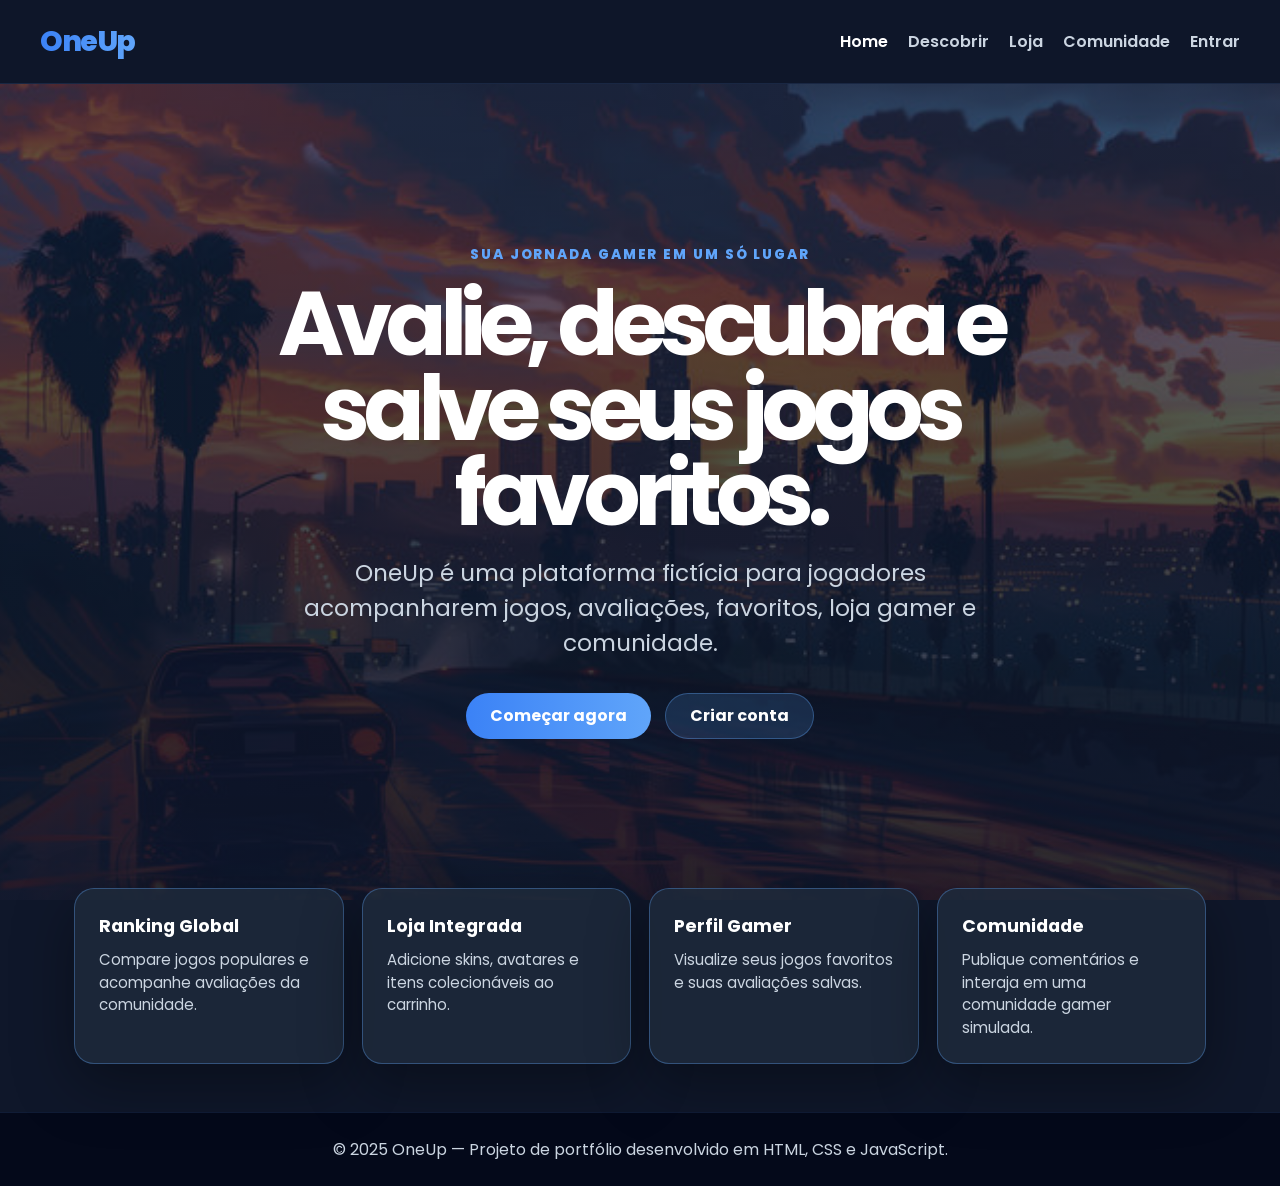
<file: index.html>
<!DOCTYPE html>
<html lang="pt-BR">
<head>
  <meta charset="UTF-8" />
  <meta name="viewport" content="width=device-width, initial-scale=1.0" />

  <title>OneUp | Home</title>

  <link rel="preconnect" href="https://fonts.googleapis.com" />
  <link rel="preconnect" href="https://fonts.gstatic.com" crossorigin />
  <link href="https://fonts.googleapis.com/css2?family=Poppins:wght@400;500;600;700;800&display=swap" rel="stylesheet" />

  <link rel="stylesheet" href="assets/css/style.css" />
</head>

<body>
  <header class="app-header">
    <a class="logo" href="index.html">OneUp</a>

    <nav class="nav-links">
      <a class="active" href="index.html">Home</a>
      <a href="discover.html">Descobrir</a>
      <a href="loja.html">Loja</a>
      <a href="comunidade.html">Comunidade</a>
      <span data-auth-area>
        <a href="login.html">Entrar</a>
      </span>
    </nav>
  </header>

  <main>
    <section class="hero-home">
      <div class="hero-content">
        <p class="eyebrow">Sua jornada gamer em um só lugar</p>

        <h1>Avalie, descubra e salve seus jogos favoritos.</h1>

        <h2>
          OneUp é uma plataforma fictícia para jogadores acompanharem jogos, avaliações,
          favoritos, loja gamer e comunidade.
        </h2>

        <div class="hero-actions">
          <a class="btn-primary" href="discover.html">Começar agora</a>
          <a class="btn-secondary" href="login.html">Criar conta</a>
        </div>
      </div>
    </section>

    <section class="page">
      <div class="features">
        <article class="feature-card">
          <h3>Ranking Global</h3>
          <p>Compare jogos populares e acompanhe avaliações da comunidade.</p>
        </article>

        <article class="feature-card">
          <h3>Loja Integrada</h3>
          <p>Adicione skins, avatares e itens colecionáveis ao carrinho.</p>
        </article>

        <article class="feature-card">
          <h3>Perfil Gamer</h3>
          <p>Visualize seus jogos favoritos e suas avaliações salvas.</p>
        </article>

        <article class="feature-card">
          <h3>Comunidade</h3>
          <p>Publique comentários e interaja em uma comunidade gamer simulada.</p>
        </article>
      </div>
    </section>
  </main>

  <footer class="app-footer">
    &copy; 2025 OneUp — Projeto de portfólio desenvolvido em HTML, CSS e JavaScript.
  </footer>

  <script src="assets/js/auth.js"></script>
  <script>
    updateHeaderAuthArea();
  </script>
</body>
</html>
</file>
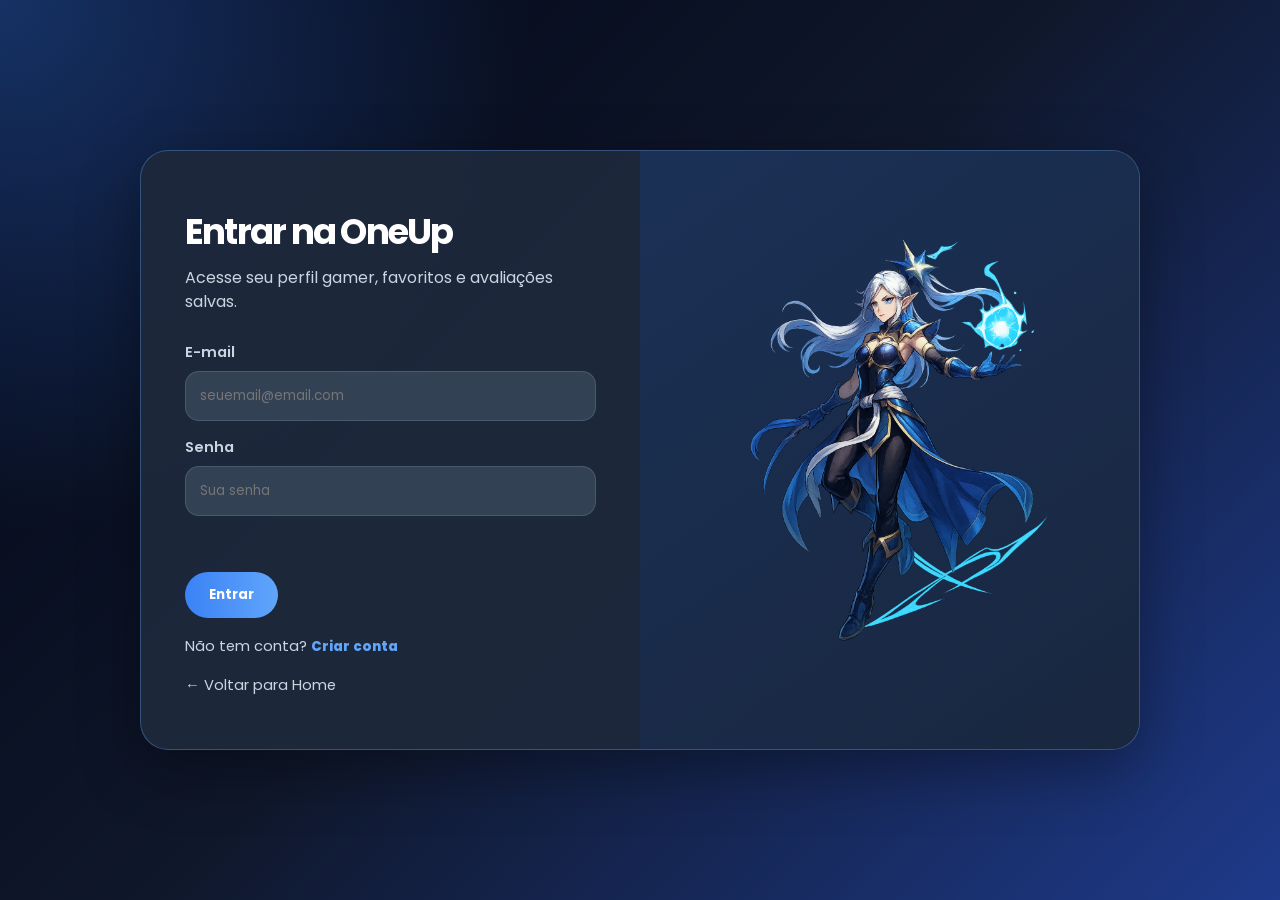
<file: admin.html>
<!DOCTYPE html>
<html lang="pt-BR">
<head>
  <meta charset="UTF-8" />
  <meta name="viewport" content="width=device-width, initial-scale=1.0" />

  <title>Admin | OneUp</title>

  <link rel="preconnect" href="https://fonts.googleapis.com" />
  <link rel="preconnect" href="https://fonts.gstatic.com" crossorigin />
  <link href="https://fonts.googleapis.com/css2?family=Poppins:wght@400;500;600;700;800&display=swap" rel="stylesheet" />

  <link rel="stylesheet" href="assets/css/style.css" />
</head>

<body>
  <header class="app-header">
    <a class="logo" href="index.html">OneUp</a>

    <nav class="nav-links">
      <a href="index.html">Home</a>
      <a href="discover.html">Descobrir</a>
      <a href="loja.html">Loja</a>
      <a href="comunidade.html">Comunidade</a>
      <a class="active" href="admin.html">Admin</a>
      <span data-auth-area></span>
    </nav>
  </header>

  <main class="page">
    <section class="section-title">
      <p class="eyebrow">Painel administrativo</p>
      <h1>Gerencie o catálogo da OneUp.</h1>
      <p>
        Área administrativa simulada para adicionar jogos ao catálogo. Os dados são salvos localmente no navegador.
      </p>
    </section>

    <section class="admin-layout">
      <form class="admin-form" id="gameForm">
        <h2>Novo jogo</h2>

        <input id="gameTitle" type="text" placeholder="Nome do jogo" required />

        <select id="gameGenre" required>
          <option value="">Selecione o gênero</option>
          <option value="RPG">RPG</option>
          <option value="Aventura">Aventura</option>
          <option value="Corrida">Corrida</option>
          <option value="Roguelike">Roguelike</option>
          <option value="Simulação">Simulação</option>
          <option value="Ação">Ação</option>
          <option value="Estratégia">Estratégia</option>
          <option value="Terror">Terror</option>
          <option value="Esporte">Esporte</option>
        </select>

        <input id="gamePlatform" type="text" placeholder="Plataformas. Ex: PC, Xbox, PlayStation" required />

        <input id="gameIcon" type="text" placeholder="Ícone/emoji. Ex: 🎮" maxlength="4" />

        <textarea id="gameDescription" placeholder="Descrição do jogo" required></textarea>

        <button class="btn-primary" type="submit">Adicionar jogo</button>
      </form>

      <div>
        <div class="section-title">
          <h2>Jogos cadastrados</h2>
          <p>Jogos padrão e jogos adicionados pelo administrador.</p>
        </div>

        <section class="admin-list" id="adminGamesList"></section>
      </div>
    </section>
  </main>

  <footer class="app-footer">
    &copy; 2025 OneUp — Painel administrativo simulado.
  </footer>

  <script src="assets/js/auth.js"></script>
  <script src="assets/js/games.js"></script>

  <script>
    const adminUser = protectAdminPage();

    updateHeaderAuthArea();

    const gameForm = document.getElementById('gameForm');
    const adminGamesList = document.getElementById('adminGamesList');

    function renderAdminGames() {
      const allGames = getAllGames();

      adminGamesList.innerHTML = allGames.map((game) => {
        const isCustom = Boolean(game.custom);

        return `
          <article class="admin-item">
            <div class="admin-icon">${game.icon}</div>

            <div>
              <span class="badge-admin">${isCustom ? 'Criado pelo ADM' : 'Jogo padrão'}</span>
              <h3>${game.title}</h3>
              <p>${game.genre} • ${game.platform}</p>
              <p>${game.description}</p>
            </div>

            ${
              isCustom
                ? `<button class="btn-danger" type="button" onclick="handleDeleteGame('${game.id}')">Excluir</button>`
                : `<button class="btn-secondary" type="button" disabled>Padrão</button>`
            }
          </article>
        `;
      }).join('');
    }

    function handleDeleteGame(gameId) {
      const confirmDelete = confirm('Deseja excluir este jogo do catálogo?');

      if (!confirmDelete) return;

      deleteCustomGame(gameId);
      renderAdminGames();
    }

    gameForm.addEventListener('submit', (event) => {
      event.preventDefault();

      const title = document.getElementById('gameTitle').value.trim();
      const genre = document.getElementById('gameGenre').value;
      const platform = document.getElementById('gamePlatform').value.trim();
      const icon = document.getElementById('gameIcon').value.trim() || '🎮';
      const description = document.getElementById('gameDescription').value.trim();

      if (!title || !genre || !platform || !description) {
        alert('Preencha todos os campos obrigatórios.');
        return;
      }

      addCustomGame({
        title,
        genre,
        platform,
        icon,
        description,
      });

      gameForm.reset();
      renderAdminGames();

      alert('Jogo adicionado ao catálogo.');
    });

    renderAdminGames();
  </script>
</body>
</html>
</file>
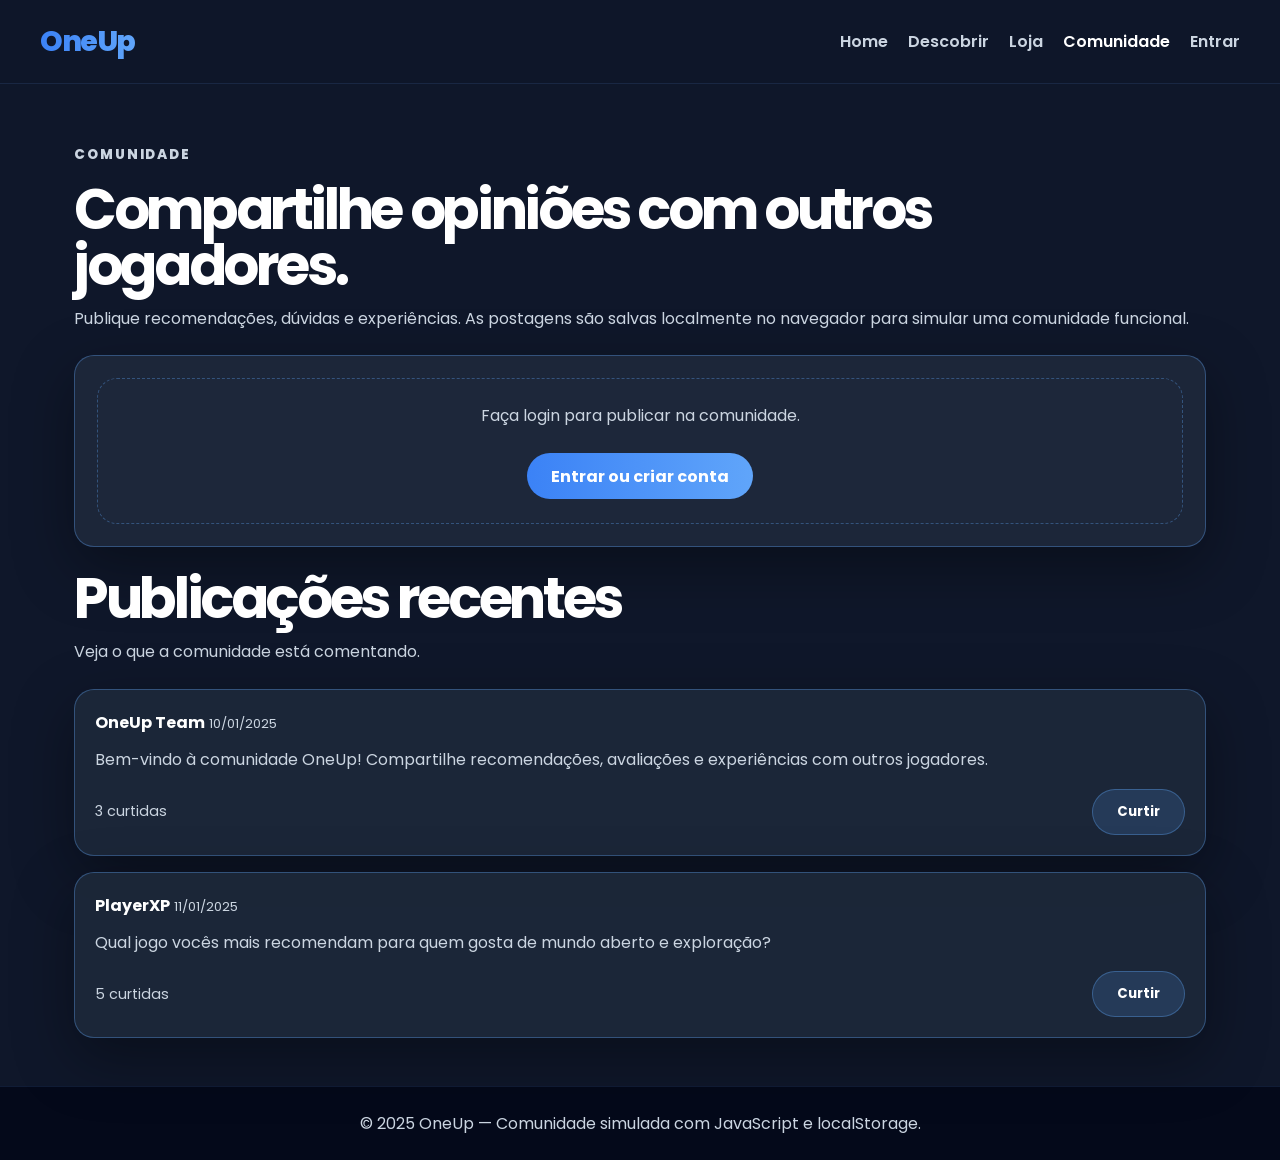
<file: comunidade.html>
<!DOCTYPE html>
<html lang="pt-BR">
<head>
  <meta charset="UTF-8" />
  <meta name="viewport" content="width=device-width, initial-scale=1.0" />

  <title>Comunidade | OneUp</title>

  <link rel="preconnect" href="https://fonts.googleapis.com" />
  <link rel="preconnect" href="https://fonts.gstatic.com" crossorigin />
  <link href="https://fonts.googleapis.com/css2?family=Poppins:wght@400;500;600;700;800&display=swap" rel="stylesheet" />

  <link rel="stylesheet" href="assets/css/style.css" />
</head>

<body>
  <header class="app-header">
    <a class="logo" href="index.html">OneUp</a>

    <nav class="nav-links">
      <a href="index.html">Home</a>
      <a href="discover.html">Descobrir</a>
      <a href="loja.html">Loja</a>
      <a class="active" href="comunidade.html">Comunidade</a>
      <span data-auth-area>
        <a href="login.html">Entrar</a>
      </span>
    </nav>
  </header>

  <main class="page">
    <section class="section-title">
      <p class="eyebrow">Comunidade</p>
      <h1>Compartilhe opiniões com outros jogadores.</h1>
      <p>
        Publique recomendações, dúvidas e experiências. As postagens são salvas localmente
        no navegador para simular uma comunidade funcional.
      </p>
    </section>

    <section class="post-form" id="postFormArea"></section>

    <section class="section-title">
      <h2>Publicações recentes</h2>
      <p>Veja o que a comunidade está comentando.</p>
    </section>

    <section class="posts-list" id="postsList"></section>
  </main>

  <footer class="app-footer">
    &copy; 2025 OneUp — Comunidade simulada com JavaScript e localStorage.
  </footer>

  <script src="assets/js/auth.js"></script>
  <script src="assets/js/community.js"></script>

  <script>
    updateHeaderAuthArea();

    const postFormArea = document.getElementById('postFormArea');
    const postsList = document.getElementById('postsList');

    function renderPostForm() {
      const user = getCurrentUser();

      if (!user) {
        postFormArea.innerHTML = `
          <div class="empty-state">
            Faça login para publicar na comunidade.
            <br><br>
            <a class="btn-primary" href="login.html">Entrar ou criar conta</a>
          </div>
        `;
        return;
      }

      postFormArea.innerHTML = `
        <h2>Criar publicação</h2>

        <textarea id="postContent" placeholder="O que você quer compartilhar com a comunidade?"></textarea>

        <button class="btn-primary" type="button" onclick="handleCreatePost()">
          Publicar
        </button>
      `;
    }

    function renderPosts() {
      const posts = getPosts();

      postsList.innerHTML = posts.map((post) => `
        <article class="post-card">
          <header>
            <div>
              <strong>${post.author}</strong>
              <time>${formatDate(post.createdAt)}</time>
            </div>
          </header>

          <p>${post.content}</p>

          <div class="like-row">
            <span>${post.likes} curtidas</span>

            <button class="btn-secondary" type="button" onclick="handleLikePost('${post.id}')">
              Curtir
            </button>
          </div>
        </article>
      `).join('');
    }

    function handleCreatePost() {
      const user = getCurrentUser();
      const textarea = document.getElementById('postContent');
      const content = textarea.value.trim();

      if (!user) {
        window.location.href = 'login.html';
        return;
      }

      if (!content) {
        alert('Digite algo antes de publicar.');
        return;
      }

      createPost(user.name, content);
      textarea.value = '';
      renderPosts();
    }

    function handleLikePost(postId) {
      likePost(postId);
      renderPosts();
    }

    renderPostForm();
    renderPosts();
  </script>
</body>
</html>
</file>
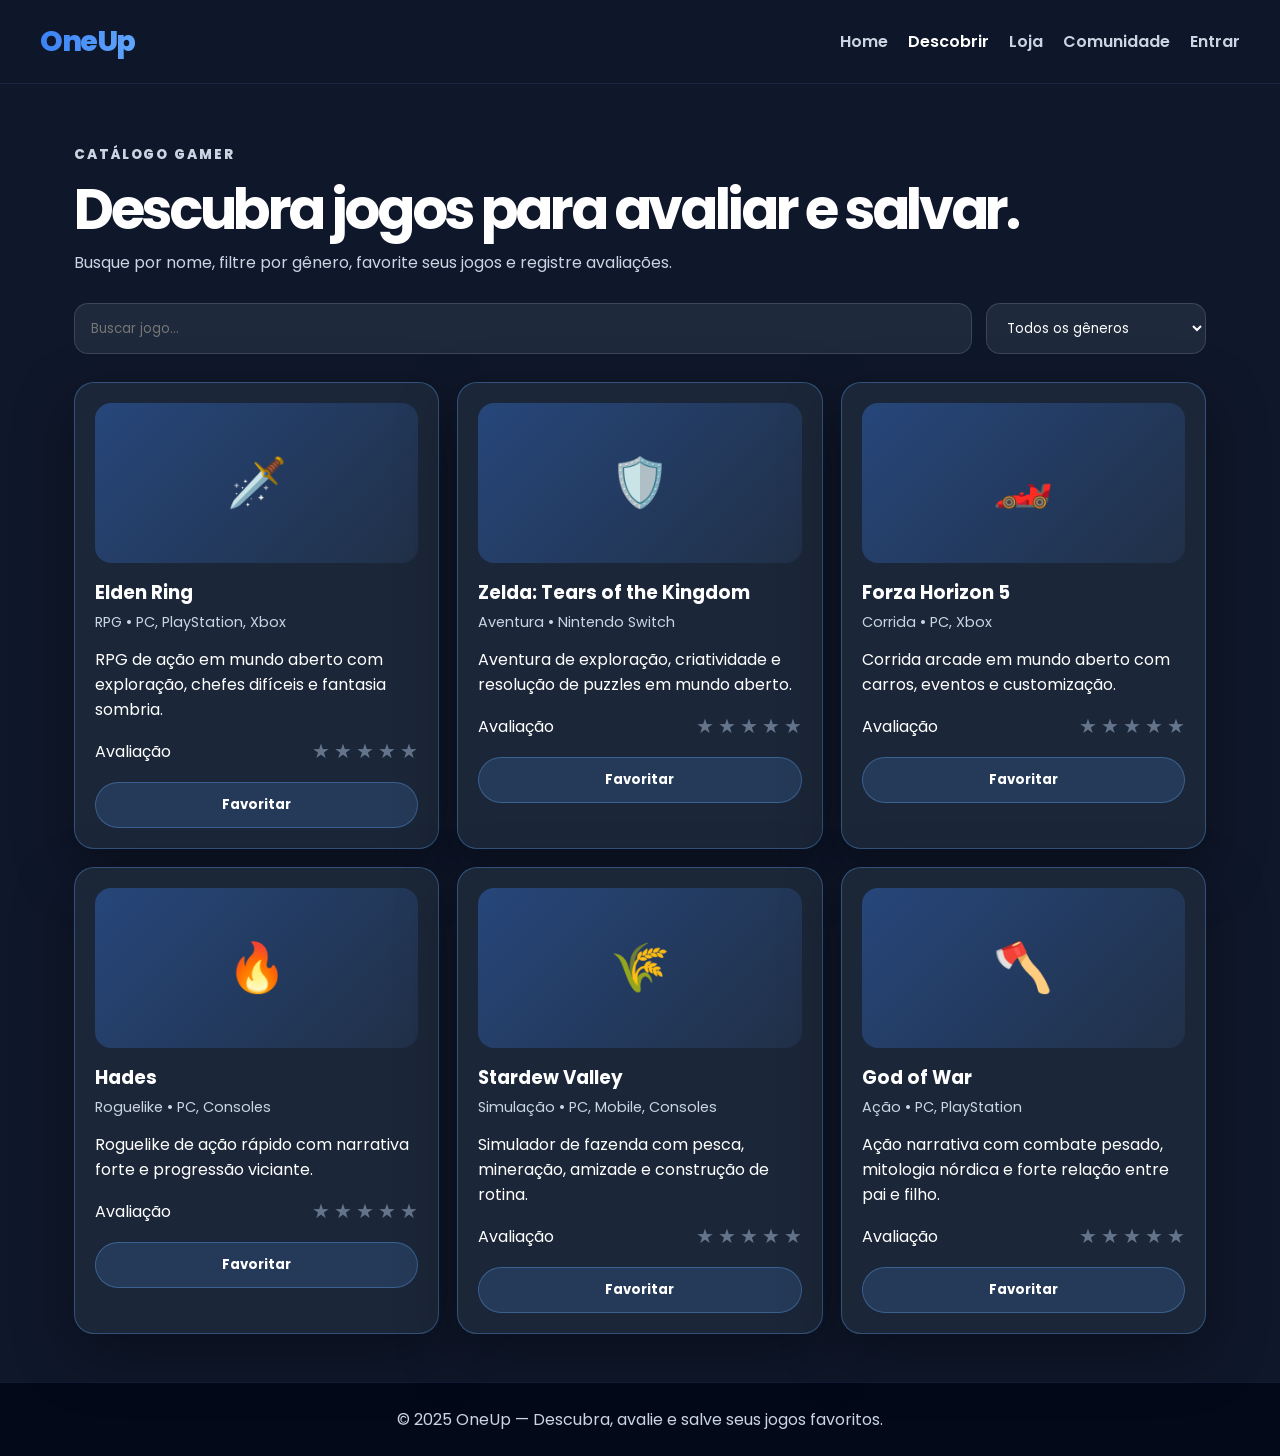
<file: discover.html>
<!DOCTYPE html>
<html lang="pt-BR">
<head>
  <meta charset="UTF-8" />
  <meta name="viewport" content="width=device-width, initial-scale=1.0" />

  <title>Descobrir | OneUp</title>

  <link rel="preconnect" href="https://fonts.googleapis.com" />
  <link rel="preconnect" href="https://fonts.gstatic.com" crossorigin />
  <link href="https://fonts.googleapis.com/css2?family=Poppins:wght@400;500;600;700;800&display=swap" rel="stylesheet" />

  <link rel="stylesheet" href="assets/css/style.css" />
</head>

<body>
  <header class="app-header">
    <a class="logo" href="index.html">OneUp</a>

    <nav class="nav-links">
      <a href="index.html">Home</a>
      <a class="active" href="discover.html">Descobrir</a>
      <a href="loja.html">Loja</a>
      <a href="comunidade.html">Comunidade</a>
      <span data-auth-area>
        <a href="login.html">Entrar</a>
      </span>
    </nav>
  </header>

  <main class="page">
    <section class="section-title">
      <p class="eyebrow">Catálogo gamer</p>
      <h1>Descubra jogos para avaliar e salvar.</h1>
      <p>Busque por nome, filtre por gênero, favorite seus jogos e registre avaliações.</p>
    </section>

    <section class="toolbar">
      <input class="search-input" id="searchInput" type="text" placeholder="Buscar jogo..." />

      <select class="filter-select" id="genreFilter">
        <option value="all">Todos os gêneros</option>
        <option value="RPG">RPG</option>
        <option value="Aventura">Aventura</option>
        <option value="Corrida">Corrida</option>
        <option value="Roguelike">Roguelike</option>
        <option value="Simulação">Simulação</option>
        <option value="Ação">Ação</option>
      </select>
    </section>

    <section class="cards-grid" id="gamesGrid"></section>
  </main>

  <footer class="app-footer">
    &copy; 2025 OneUp — Descubra, avalie e salve seus jogos favoritos.
  </footer>

  <script src="assets/js/auth.js"></script>
  <script src="assets/js/games.js"></script>

  <script>
    updateHeaderAuthArea();

    const gamesGrid = document.getElementById('gamesGrid');
    const searchInput = document.getElementById('searchInput');
    const genreFilter = document.getElementById('genreFilter');

    function renderStars(gameId) {
      const currentRating = getRating(gameId);

      return Array.from({ length: 5 }, (_, index) => {
        const value = index + 1;
        const activeClass = value <= currentRating ? 'active' : '';

        return `
          <button class="star ${activeClass}" type="button" onclick="rateGame('${gameId}', ${value})">
            ★
          </button>
        `;
      }).join('');
    }

    function renderGames() {
      const searchTerm = searchInput.value.trim().toLowerCase();
      const selectedGenre = genreFilter.value;

     const filteredGames = getAllGames().filter((game) => {
        const matchesSearch = game.title.toLowerCase().includes(searchTerm);
        const matchesGenre = selectedGenre === 'all' || game.genre === selectedGenre;

        return matchesSearch && matchesGenre;
      });

      if (filteredGames.length === 0) {
        gamesGrid.innerHTML = '<div class="empty-state">Nenhum jogo encontrado.</div>';
        return;
      }

      gamesGrid.innerHTML = filteredGames.map((game) => {
        const favoriteLabel = isFavorite(game.id) ? 'Remover favorito' : 'Favoritar';

        return `
          <article class="game-card">
            <div class="game-cover">${game.icon}</div>

            <h3>${game.title}</h3>

            <p class="game-meta">${game.genre} • ${game.platform}</p>

            <p>${game.description}</p>

            <div class="rating-row">
              <span>Avaliação</span>
              <div class="stars">${renderStars(game.id)}</div>
            </div>

            <div class="card-actions">
              <button class="btn-secondary" type="button" onclick="favoriteGame('${game.id}')">
                ${favoriteLabel}
              </button>
            </div>
          </article>
        `;
      }).join('');
    }

    function favoriteGame(gameId) {
      toggleFavorite(gameId);
      renderGames();
    }

    function rateGame(gameId, rating) {
      saveRating(gameId, rating);
      renderGames();
    }

    searchInput.addEventListener('input', renderGames);
    genreFilter.addEventListener('change', renderGames);

    renderGames();
  </script>
</body>
</html>
</file>
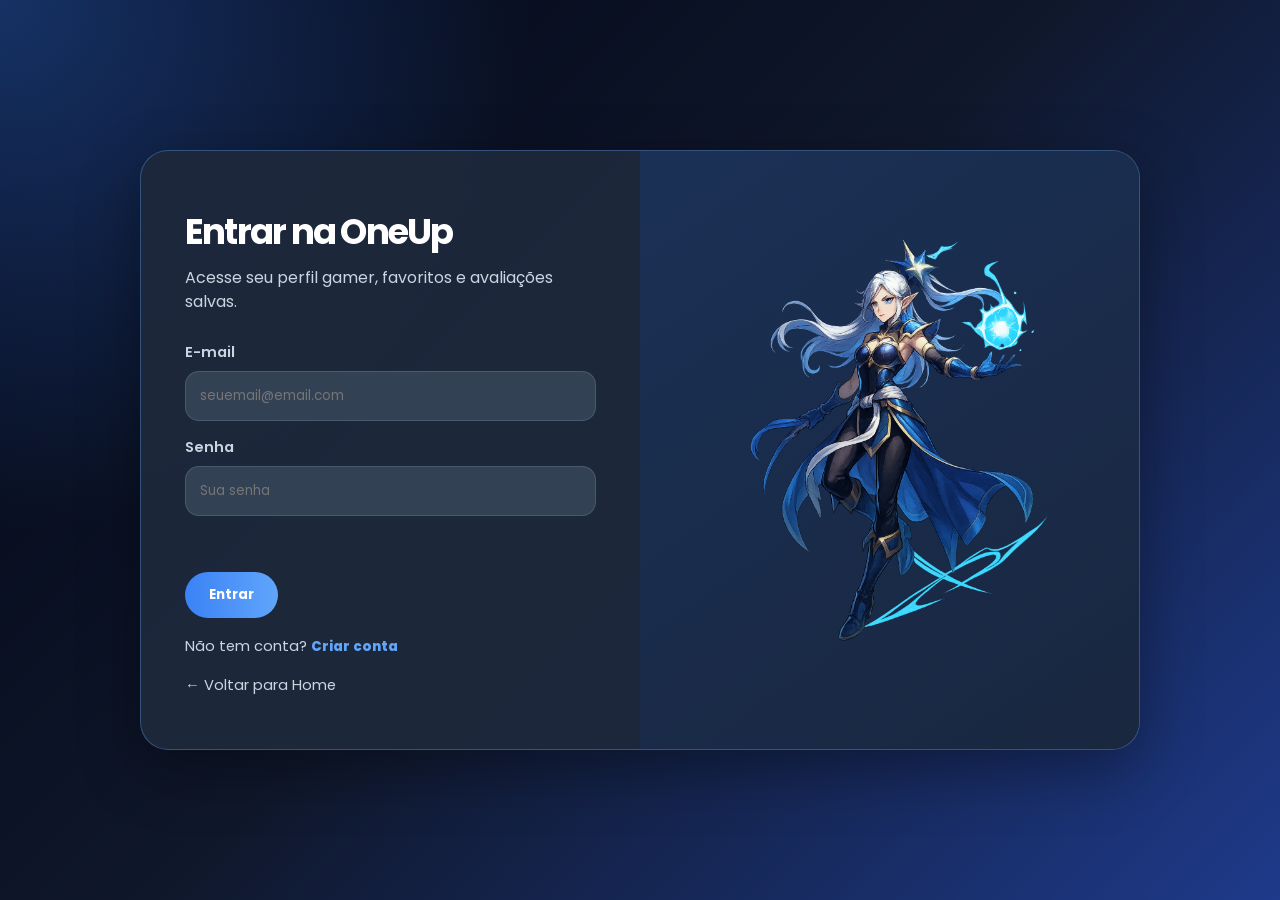
<file: login.html>
<!DOCTYPE html>
<html lang="pt-BR">
<head>
  <meta charset="UTF-8" />
  <meta name="viewport" content="width=device-width, initial-scale=1.0" />

  <title>Login | OneUp</title>

  <link rel="preconnect" href="https://fonts.googleapis.com" />
  <link rel="preconnect" href="https://fonts.gstatic.com" crossorigin />
  <link href="https://fonts.googleapis.com/css2?family=Poppins:wght@400;500;600;700;800&display=swap" rel="stylesheet" />

  <link rel="stylesheet" href="assets/css/style.css" />
</head>

<body class="auth-page">
  <main class="auth-container">
    <section class="auth-form" id="loginBox">
      <h1>Entrar na OneUp</h1>
      <p>Acesse seu perfil gamer, favoritos e avaliações salvas.</p>

      <form id="loginForm">
        <div class="form-group">
          <label for="loginEmail">E-mail</label>
          <input id="loginEmail" type="email" placeholder="seuemail@email.com" required />
        </div>

        <div class="form-group">
          <label for="loginPassword">Senha</label>
          <input id="loginPassword" type="password" placeholder="Sua senha" required />
        </div>

        <div class="auth-message" id="loginMessage"></div>

        <button class="btn-primary" type="submit">Entrar</button>
      </form>

      <div class="auth-switch">
        Não tem conta?
        <button type="button" id="showRegisterButton">Criar conta</button>
      </div>

      <div class="auth-switch">
        <a href="index.html">← Voltar para Home</a>
      </div>
    </section>

    <section class="auth-form hidden" id="registerBox">
      <h1>Criar conta</h1>
      <p>Crie um perfil gamer para salvar favoritos e avaliações.</p>

      <form id="registerForm">
        <div class="form-group">
          <label for="registerName">Nome de usuário</label>
          <input id="registerName" type="text" placeholder="Ex: MarcosGamer" required />
        </div>

        <div class="form-group">
          <label for="registerEmail">E-mail</label>
          <input id="registerEmail" type="email" placeholder="seuemail@email.com" required />
        </div>

        <div class="form-group">
          <label for="registerPassword">Senha</label>
          <input id="registerPassword" type="password" placeholder="Mínimo 4 caracteres" required />
        </div>

        <div class="auth-message" id="registerMessage"></div>

        <button class="btn-primary" type="submit">Registrar</button>
      </form>

      <div class="auth-switch">
        Já tem conta?
        <button type="button" id="showLoginButton">Fazer login</button>
      </div>
    </section>

    <section class="auth-visual">
      <img id="authImage" src="assets/images/personagem.png" alt="Personagem Gamer" />
    </section>
  </main>

  <script src="assets/js/auth.js"></script>
  <script>
    const loginBox = document.getElementById('loginBox');
    const registerBox = document.getElementById('registerBox');
    const authImage = document.getElementById('authImage');

    const loginForm = document.getElementById('loginForm');
    const registerForm = document.getElementById('registerForm');

    const loginMessage = document.getElementById('loginMessage');
    const registerMessage = document.getElementById('registerMessage');

    document.getElementById('showRegisterButton').addEventListener('click', () => {
      loginBox.classList.add('hidden');
      registerBox.classList.remove('hidden');
      authImage.src = 'assets/images/personagem2.png';
    });

    document.getElementById('showLoginButton').addEventListener('click', () => {
      registerBox.classList.add('hidden');
      loginBox.classList.remove('hidden');
      authImage.src = 'assets/images/personagem.png';
    });

    registerForm.addEventListener('submit', (event) => {
      event.preventDefault();

      const name = document.getElementById('registerName').value.trim();
      const email = document.getElementById('registerEmail').value.trim().toLowerCase();
      const password = document.getElementById('registerPassword').value.trim();

      if (password.length < 4) {
        registerMessage.textContent = 'A senha precisa ter pelo menos 4 caracteres.';
        registerMessage.className = 'auth-message error';
        return;
      }

      const result = registerUser(name, email, password);

      registerMessage.textContent = result.message;
      registerMessage.className = result.success
        ? 'auth-message success'
        : 'auth-message error';

      if (result.success) {
        registerForm.reset();

        setTimeout(() => {
          registerBox.classList.add('hidden');
          loginBox.classList.remove('hidden');
          authImage.src = 'assets/images/personagem.png';
          loginMessage.textContent = 'Conta criada. Faça login para continuar.';
          loginMessage.className = 'auth-message success';
        }, 800);
      }
    });

    loginForm.addEventListener('submit', (event) => {
      event.preventDefault();

      const email = document.getElementById('loginEmail').value.trim().toLowerCase();
      const password = document.getElementById('loginPassword').value.trim();

      const result = loginUser(email, password);

      loginMessage.textContent = result.message;
      loginMessage.className = result.success
        ? 'auth-message success'
        : 'auth-message error';

      if (result.success) {
  setTimeout(() => {
    if (result.user.role === 'admin') {
      window.location.href = 'admin.html';
    } else {
      window.location.href = 'perfil.html';
    }
  }, 500);
}
    });
  </script>
</body>
</html>
</file>
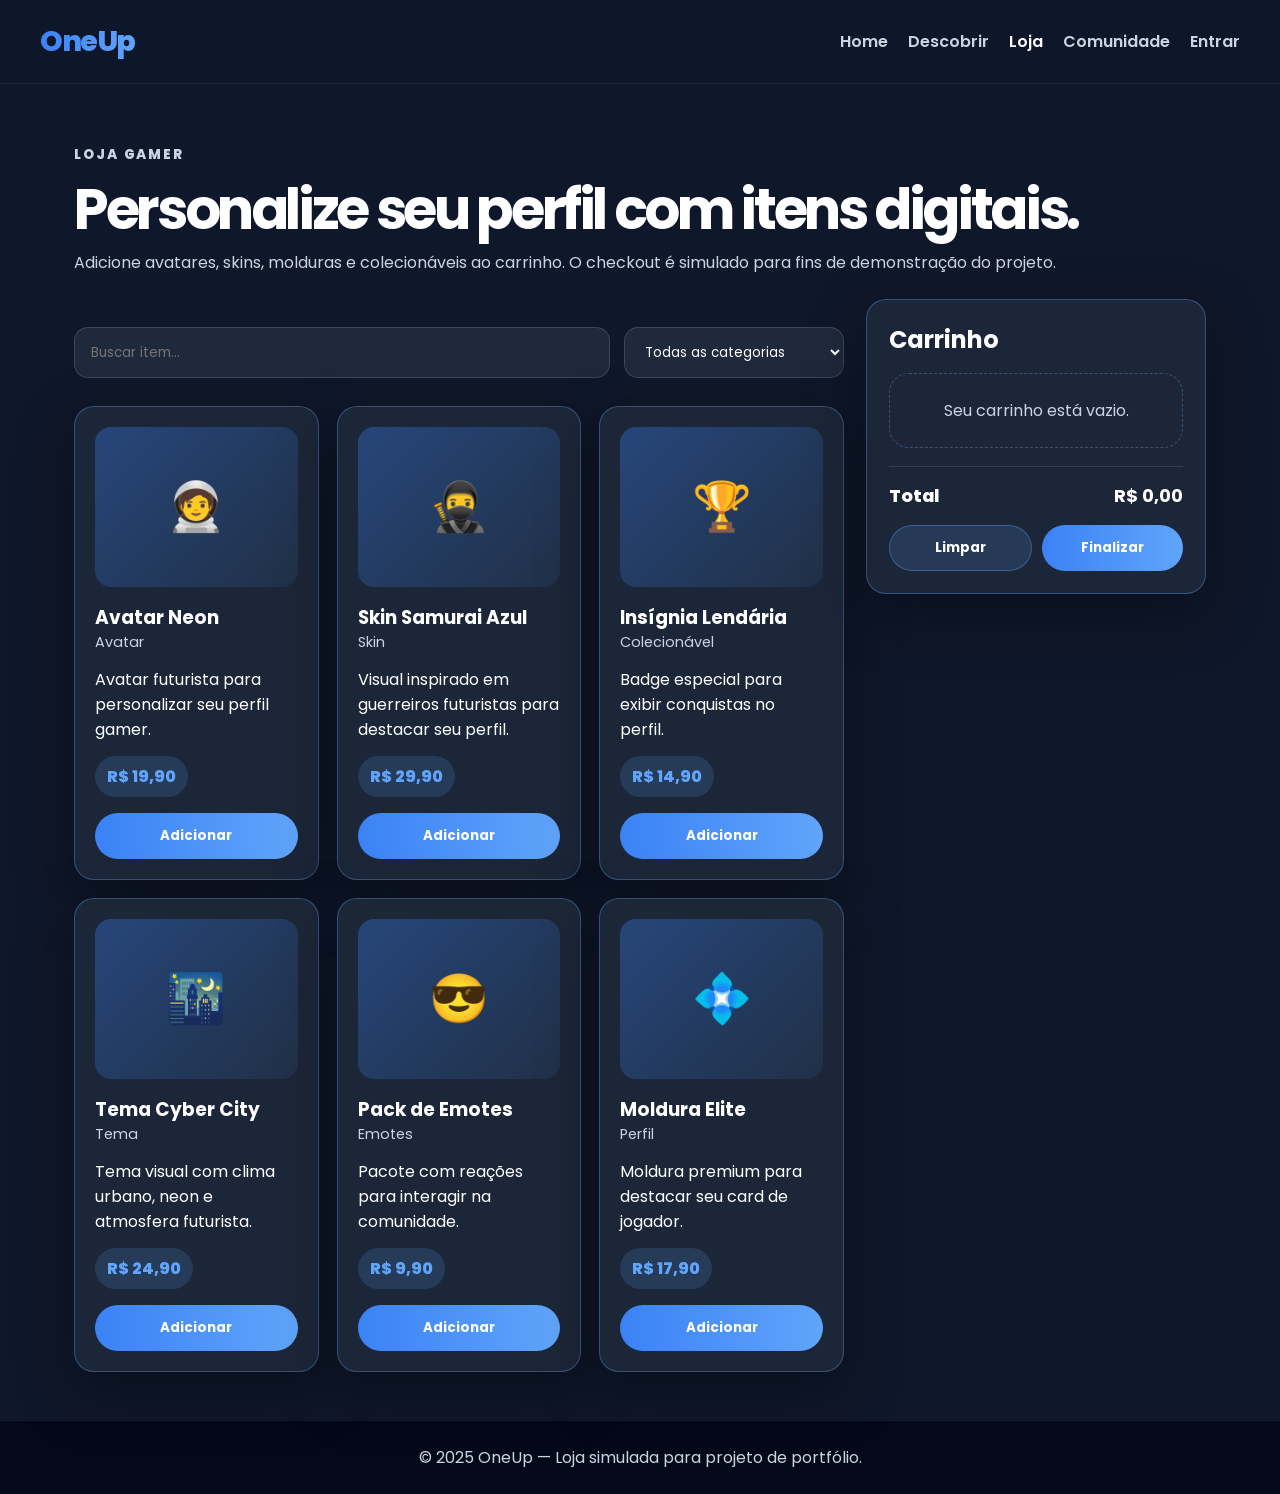
<file: loja.html>
<!DOCTYPE html>
<html lang="pt-BR">
<head>
  <meta charset="UTF-8" />
  <meta name="viewport" content="width=device-width, initial-scale=1.0" />

  <title>Loja | OneUp</title>

  <link rel="preconnect" href="https://fonts.googleapis.com" />
  <link rel="preconnect" href="https://fonts.gstatic.com" crossorigin />
  <link href="https://fonts.googleapis.com/css2?family=Poppins:wght@400;500;600;700;800&display=swap" rel="stylesheet" />

  <link rel="stylesheet" href="assets/css/style.css" />
</head>

<body>
  <header class="app-header">
    <a class="logo" href="index.html">OneUp</a>

    <nav class="nav-links">
      <a href="index.html">Home</a>
      <a href="discover.html">Descobrir</a>
      <a class="active" href="loja.html">Loja</a>
      <a href="comunidade.html">Comunidade</a>
      <span data-auth-area>
        <a href="login.html">Entrar</a>
      </span>
    </nav>
  </header>

  <main class="page">
    <section class="section-title">
      <p class="eyebrow">Loja gamer</p>
      <h1>Personalize seu perfil com itens digitais.</h1>
      <p>
        Adicione avatares, skins, molduras e colecionáveis ao carrinho.
        O checkout é simulado para fins de demonstração do projeto.
      </p>
    </section>

    <section class="cart-layout">
      <div>
        <section class="toolbar">
          <input class="search-input" id="storeSearch" type="text" placeholder="Buscar item..." />

          <select class="filter-select" id="storeCategory">
            <option value="all">Todas as categorias</option>
            <option value="Avatar">Avatar</option>
            <option value="Skin">Skin</option>
            <option value="Colecionável">Colecionável</option>
            <option value="Tema">Tema</option>
            <option value="Emotes">Emotes</option>
            <option value="Perfil">Perfil</option>
          </select>
        </section>

        <section class="cards-grid" id="storeGrid"></section>
      </div>

      <aside class="cart-panel">
        <h2>Carrinho</h2>

        <div class="cart-items" id="cartItems"></div>

        <div class="cart-total">
          <span>Total</span>
          <strong id="cartTotal">R$ 0,00</strong>
        </div>

        <div class="card-actions">
          <button class="btn-secondary" type="button" onclick="handleClearCart()">Limpar</button>
          <button class="btn-primary" type="button" onclick="handleCheckout()">Finalizar</button>
        </div>
      </aside>
    </section>
  </main>

  <footer class="app-footer">
    &copy; 2025 OneUp — Loja simulada para projeto de portfólio.
  </footer>

  <script src="assets/js/auth.js"></script>
  <script src="assets/js/store.js"></script>

  <script>
    updateHeaderAuthArea();

    const storeGrid = document.getElementById('storeGrid');
    const cartItems = document.getElementById('cartItems');
    const cartTotal = document.getElementById('cartTotal');
    const storeSearch = document.getElementById('storeSearch');
    const storeCategory = document.getElementById('storeCategory');

    function renderStoreItems() {
      const searchTerm = storeSearch.value.trim().toLowerCase();
      const category = storeCategory.value;

      const filteredItems = storeItems.filter((item) => {
        const matchesSearch = item.name.toLowerCase().includes(searchTerm);
        const matchesCategory = category === 'all' || item.category === category;

        return matchesSearch && matchesCategory;
      });

      if (filteredItems.length === 0) {
        storeGrid.innerHTML = '<div class="empty-state">Nenhum item encontrado.</div>';
        return;
      }

      storeGrid.innerHTML = filteredItems.map((item) => `
        <article class="store-card">
          <div class="game-cover">${item.icon}</div>

          <h3>${item.name}</h3>

          <p class="game-meta">${item.category}</p>

          <p>${item.description}</p>

          <span class="price">${formatCurrency(item.price)}</span>

          <div class="card-actions">
            <button class="btn-primary" type="button" onclick="handleAddToCart('${item.id}')">
              Adicionar
            </button>
          </div>
        </article>
      `).join('');
    }

    function renderCart() {
      const items = getCartItems();

      if (items.length === 0) {
        cartItems.innerHTML = '<div class="empty-state">Seu carrinho está vazio.</div>';
        cartTotal.textContent = formatCurrency(0);
        return;
      }

      cartItems.innerHTML = items.map((item) => `
        <div class="cart-item">
          <div>
            <strong>${item.name}</strong>
            <span>${item.quantity}x • ${formatCurrency(item.subtotal)}</span>
          </div>

          <button class="btn-danger" type="button" onclick="handleRemoveFromCart('${item.id}')">
            X
          </button>
        </div>
      `).join('');

      cartTotal.textContent = formatCurrency(getCartTotal());
    }

    function handleAddToCart(itemId) {
      addToCart(itemId);
      renderCart();
    }

    function handleRemoveFromCart(itemId) {
      removeFromCart(itemId);
      renderCart();
    }

    function handleClearCart() {
      clearCart();
      renderCart();
    }

    function handleCheckout() {
      const items = getCartItems();

      if (items.length === 0) {
        alert('Adicione pelo menos um item ao carrinho.');
        return;
      }

      alert('Compra simulada finalizada com sucesso!');
      clearCart();
      renderCart();
    }

    storeSearch.addEventListener('input', renderStoreItems);
    storeCategory.addEventListener('change', renderStoreItems);

    renderStoreItems();
    renderCart();
  </script>
</body>
</html>
</file>
<file: assets/css/style.css>
:root {
  --bg-dark: #0f172a;
  --bg-panel: #1e293b;
  --bg-panel-light: #334155;
  --primary: #3b82f6;
  --primary-light: #60a5fa;
  --text: #ffffff;
  --text-muted: #cbd5e1;
  --border: rgba(96, 165, 250, 0.35);
  --danger: #ef4444;
  --success: #22c55e;
  --warning: #f59e0b;
  --radius: 20px;
  --shadow: 0 20px 60px rgba(0, 0, 0, 0.35);
}

* {
  margin: 0;
  padding: 0;
  box-sizing: border-box;
}

html {
  scroll-behavior: smooth;
}

body {
  min-height: 100vh;
  font-family: 'Poppins', sans-serif;
  background: var(--bg-dark);
  color: var(--text);
}

a {
  color: inherit;
  text-decoration: none;
}

button,
input,
select,
textarea {
  font-family: inherit;
}

button {
  cursor: pointer;
}

.app-header {
  position: sticky;
  top: 0;
  z-index: 20;
  display: flex;
  align-items: center;
  justify-content: space-between;
  gap: 16px;
  padding: 20px 40px;
  background: rgba(15, 23, 42, 0.82);
  backdrop-filter: blur(14px);
  border-bottom: 1px solid rgba(96, 165, 250, 0.12);
}

.logo {
  font-size: 1.8rem;
  font-weight: 800;
  letter-spacing: -0.05em;
  background: linear-gradient(90deg, var(--primary), var(--primary-light));
  -webkit-background-clip: text;
  color: transparent;
}

.nav-links {
  display: flex;
  align-items: center;
  gap: 20px;
}

.nav-links a {
  color: var(--text-muted);
  font-weight: 600;
  transition: color 0.2s, opacity 0.2s;
}

.nav-links a:hover,
.nav-links a.active {
  color: var(--text);
}

.btn-primary,
.btn-secondary,
.btn-danger {
  display: inline-flex;
  align-items: center;
  justify-content: center;
  min-height: 46px;
  padding: 0 24px;
  border: 0;
  border-radius: 999px;
  color: #fff;
  font-weight: 700;
  transition: transform 0.2s, box-shadow 0.2s, opacity 0.2s;
}

.btn-primary {
  background: linear-gradient(90deg, var(--primary), var(--primary-light));
}

.btn-secondary {
  background: rgba(96, 165, 250, 0.16);
  border: 1px solid var(--border);
}

.btn-danger {
  background: var(--danger);
}

.btn-primary:hover,
.btn-secondary:hover,
.btn-danger:hover {
  transform: translateY(-2px);
  box-shadow: 0 12px 30px rgba(59, 130, 246, 0.25);
}

.page {
  width: 100%;
  max-width: 1180px;
  margin: 0 auto;
  padding: 48px 24px;
}

.hero-home {
  min-height: calc(100vh - 84px);
  display: flex;
  align-items: center;
  justify-content: center;
  padding: 60px 24px;
  text-align: center;
  background:
    linear-gradient(rgba(15, 23, 42, 0.62), rgba(15, 23, 42, 0.88)),
    url('../images/city_background.jpg') center/cover no-repeat;
}

.hero-content {
  max-width: 860px;
}

.eyebrow {
  color: var(--primary-light);
  font-size: 0.85rem;
  font-weight: 800;
  letter-spacing: 0.14em;
  text-transform: uppercase;
  margin-bottom: 16px;
}

.hero-content h1 {
  font-size: clamp(2.4rem, 7vw, 5.8rem);
  line-height: 0.95;
  letter-spacing: -0.08em;
  margin-bottom: 20px;
}

.hero-content h2 {
  max-width: 700px;
  margin: 0 auto 32px;
  color: var(--text-muted);
  font-size: clamp(1rem, 3vw, 1.45rem);
  font-weight: 400;
  line-height: 1.5;
}

.hero-actions {
  display: flex;
  justify-content: center;
  flex-wrap: wrap;
  gap: 14px;
}

.features {
  display: grid;
  grid-template-columns: repeat(4, minmax(0, 1fr));
  gap: 18px;
  margin-top: -60px;
  position: relative;
  z-index: 2;
}

.feature-card,
.panel {
  background: rgba(30, 41, 59, 0.88);
  border: 1px solid var(--border);
  border-radius: var(--radius);
  box-shadow: var(--shadow);
}

.feature-card {
  padding: 24px;
  transition: transform 0.25s, border-color 0.25s;
}

.feature-card:hover {
  transform: translateY(-8px);
  border-color: rgba(96, 165, 250, 0.7);
}

.feature-card h3 {
  margin-bottom: 10px;
  font-size: 1.1rem;
}

.feature-card p {
  color: var(--text-muted);
  font-size: 0.94rem;
  line-height: 1.5;
}

.section-title {
  margin-bottom: 24px;
}

.section-title h1,
.section-title h2 {
  font-size: clamp(2rem, 5vw, 3.5rem);
  letter-spacing: -0.06em;
  line-height: 1;
}

.section-title p {
  margin-top: 12px;
  color: var(--text-muted);
  line-height: 1.6;
}

.app-footer {
  padding: 24px;
  text-align: center;
  color: var(--text-muted);
  background: rgba(2, 6, 23, 0.8);
  border-top: 1px solid rgba(96, 165, 250, 0.12);
}

.auth-page {
  min-height: 100vh;
  display: grid;
  place-items: center;
  padding: 24px;
  background:
    radial-gradient(circle at top left, rgba(59, 130, 246, 0.35), transparent 34%),
    linear-gradient(135deg, #020617, #0f172a 48%, #1e3a8a);
}

.auth-container {
  width: 100%;
  max-width: 1000px;
  min-height: 600px;
  display: grid;
  grid-template-columns: 1fr 1fr;
  overflow: hidden;
  border-radius: 28px;
  background: rgba(30, 41, 59, 0.95);
  border: 1px solid var(--border);
  box-shadow: var(--shadow);
}

.auth-form {
  padding: 52px 44px;
  display: flex;
  flex-direction: column;
  justify-content: center;
}

.auth-form h1 {
  font-size: 2.2rem;
  letter-spacing: -0.05em;
  margin-bottom: 8px;
}

.auth-form p {
  color: var(--text-muted);
  line-height: 1.5;
  margin-bottom: 28px;
}

.form-group {
  display: grid;
  gap: 8px;
  margin-bottom: 16px;
}

.form-group label {
  color: var(--text-muted);
  font-size: 0.9rem;
  font-weight: 600;
}

.form-group input {
  width: 100%;
  padding: 14px;
  border: 1px solid rgba(148, 163, 184, 0.24);
  border-radius: 14px;
  background: var(--bg-panel-light);
  color: var(--text);
  outline: none;
}

.form-group input:focus {
  border-color: var(--primary-light);
}

.auth-message {
  min-height: 24px;
  margin: 8px 0 16px;
  color: var(--text-muted);
  font-size: 0.9rem;
}

.auth-message.success {
  color: var(--success);
}

.auth-message.error {
  color: var(--danger);
}

.auth-switch {
  margin-top: 18px;
  color: var(--text-muted);
  font-size: 0.92rem;
}

.auth-switch button {
  border: 0;
  background: transparent;
  color: var(--primary-light);
  font-weight: 800;
}

.auth-visual {
  display: grid;
  place-items: center;
  padding: 32px;
  background:
    linear-gradient(145deg, rgba(59, 130, 246, 0.2), rgba(96, 165, 250, 0.08)),
    rgba(15, 23, 42, 0.7);
}

.auth-visual img {
  width: min(320px, 80%);
  animation: float 4s ease-in-out infinite;
}

.hidden {
  display: none !important;
}

@keyframes float {
  0%, 100% {
    transform: translateY(0);
  }

  50% {
    transform: translateY(-12px);
  }
}

@media (max-width: 900px) {
  .features {
    grid-template-columns: repeat(2, minmax(0, 1fr));
    margin-top: 0;
  }

  .auth-container {
    grid-template-columns: 1fr;
  }

  .auth-visual {
    display: none;
  }
}

@media (max-width: 680px) {
  .app-header {
    align-items: flex-start;
    flex-direction: column;
    padding: 18px 22px;
  }

  .nav-links {
    width: 100%;
    overflow-x: auto;
    padding-bottom: 4px;
  }

  .hero-home {
    min-height: auto;
    padding: 76px 20px;
  }

  .features {
    grid-template-columns: 1fr;
  }

  .auth-form {
    padding: 34px 24px;
  }
}

.toolbar {
  display: grid;
  grid-template-columns: 1fr 220px;
  gap: 14px;
  margin: 28px 0;
}

.search-input,
.filter-select {
  width: 100%;
  padding: 14px 16px;
  border: 1px solid rgba(148, 163, 184, 0.24);
  border-radius: 14px;
  background: var(--bg-panel);
  color: var(--text);
  outline: none;
}

.cards-grid {
  display: grid;
  grid-template-columns: repeat(3, minmax(0, 1fr));
  gap: 18px;
}

.game-card,
.store-card,
.post-card {
  padding: 20px;
  border-radius: var(--radius);
  background: rgba(30, 41, 59, 0.88);
  border: 1px solid var(--border);
  box-shadow: var(--shadow);
}

.game-cover {
  height: 160px;
  display: grid;
  place-items: center;
  margin-bottom: 16px;
  border-radius: 16px;
  background: linear-gradient(135deg, rgba(59, 130, 246, 0.35), rgba(96, 165, 250, 0.08));
  font-size: 3rem;
}

.game-card h3 {
  margin-bottom: 6px;
  font-size: 1.15rem;
}

.game-meta {
  color: var(--text-muted);
  font-size: 0.9rem;
  margin-bottom: 14px;
}

.rating-row {
  display: flex;
  align-items: center;
  justify-content: space-between;
  gap: 14px;
  margin-top: 14px;
}

.stars {
  display: flex;
  gap: 4px;
}

.star {
  border: 0;
  background: transparent;
  color: #64748b;
  font-size: 1.25rem;
  cursor: pointer;
}

.star.active {
  color: #facc15;
}

.card-actions {
  display: flex;
  gap: 10px;
  margin-top: 16px;
}

.card-actions button {
  flex: 1;
}

.profile-header {
  display: grid;
  grid-template-columns: 1fr auto;
  align-items: center;
  gap: 18px;
  margin-bottom: 28px;
}

.profile-card {
  padding: 28px;
  border-radius: var(--radius);
  background: linear-gradient(135deg, rgba(59, 130, 246, 0.28), rgba(30, 41, 59, 0.88));
  border: 1px solid var(--border);
  box-shadow: var(--shadow);
}

.profile-card h1 {
  font-size: clamp(2rem, 5vw, 3.6rem);
  line-height: 1;
  letter-spacing: -0.06em;
}

.profile-card p {
  margin-top: 10px;
  color: var(--text-muted);
}

.stats-grid {
  display: grid;
  grid-template-columns: repeat(3, minmax(0, 1fr));
  gap: 14px;
  margin: 24px 0;
}

.stat-card {
  padding: 20px;
  border-radius: 18px;
  background: rgba(30, 41, 59, 0.88);
  border: 1px solid var(--border);
}

.stat-card strong {
  display: block;
  font-size: 2rem;
}

.stat-card span {
  color: var(--text-muted);
  font-size: 0.92rem;
}

.empty-state {
  padding: 24px;
  border-radius: var(--radius);
  background: rgba(30, 41, 59, 0.7);
  border: 1px dashed var(--border);
  color: var(--text-muted);
  text-align: center;
}

@media (max-width: 900px) {
  .cards-grid {
    grid-template-columns: repeat(2, minmax(0, 1fr));
  }

  .toolbar {
    grid-template-columns: 1fr;
  }

  .profile-header {
    grid-template-columns: 1fr;
  }
}

@media (max-width: 620px) {
  .cards-grid,
  .stats-grid {
    grid-template-columns: 1fr;
  }

  .card-actions {
    flex-direction: column;
  }
}

.price {
  display: inline-flex;
  align-items: center;
  margin: 14px 0 0;
  padding: 8px 12px;
  border-radius: 999px;
  background: rgba(96, 165, 250, 0.16);
  color: var(--primary-light);
  font-weight: 800;
}

.cart-layout {
  display: grid;
  grid-template-columns: 1fr 340px;
  gap: 22px;
  align-items: start;
}

.cart-panel {
  position: sticky;
  top: 110px;
  padding: 22px;
  border-radius: var(--radius);
  background: rgba(30, 41, 59, 0.9);
  border: 1px solid var(--border);
  box-shadow: var(--shadow);
}

.cart-panel h2 {
  margin-bottom: 16px;
}

.cart-items {
  display: grid;
  gap: 12px;
  margin-bottom: 18px;
}

.cart-item {
  display: flex;
  justify-content: space-between;
  gap: 12px;
  padding: 12px;
  border-radius: 14px;
  background: rgba(15, 23, 42, 0.7);
}

.cart-item strong {
  display: block;
  font-size: 0.92rem;
}

.cart-item span {
  color: var(--text-muted);
  font-size: 0.82rem;
}

.cart-total {
  display: flex;
  justify-content: space-between;
  padding-top: 16px;
  border-top: 1px solid rgba(148, 163, 184, 0.2);
  font-size: 1.1rem;
  font-weight: 800;
}

.post-form {
  display: grid;
  gap: 14px;
  margin: 24px 0;
  padding: 22px;
  border-radius: var(--radius);
  background: rgba(30, 41, 59, 0.9);
  border: 1px solid var(--border);
  box-shadow: var(--shadow);
}

.post-form textarea {
  min-height: 130px;
  resize: vertical;
  padding: 14px;
  border: 1px solid rgba(148, 163, 184, 0.24);
  border-radius: 14px;
  background: var(--bg-panel-light);
  color: var(--text);
  outline: none;
}

.post-form textarea:focus {
  border-color: var(--primary-light);
}

.posts-list {
  display: grid;
  gap: 16px;
}

.post-card header {
  display: flex;
  justify-content: space-between;
  gap: 12px;
  margin-bottom: 12px;
}

.post-card strong {
  color: var(--text);
}

.post-card time {
  color: var(--text-muted);
  font-size: 0.82rem;
}

.post-card p {
  color: var(--text-muted);
  line-height: 1.6;
}

.like-row {
  display: flex;
  justify-content: space-between;
  align-items: center;
  gap: 12px;
  margin-top: 16px;
}

.like-row span {
  color: var(--text-muted);
  font-size: 0.9rem;
}

@media (max-width: 960px) {
  .cart-layout {
    grid-template-columns: 1fr;
  }

  .cart-panel {
    position: static;
  }
}

.admin-layout {
  display: grid;
  grid-template-columns: 380px 1fr;
  gap: 22px;
  align-items: start;
}

.admin-form {
  position: sticky;
  top: 110px;
  display: grid;
  gap: 14px;
  padding: 22px;
  border-radius: var(--radius);
  background: rgba(30, 41, 59, 0.9);
  border: 1px solid var(--border);
  box-shadow: var(--shadow);
}

.admin-form input,
.admin-form select,
.admin-form textarea {
  width: 100%;
  padding: 14px;
  border: 1px solid rgba(148, 163, 184, 0.24);
  border-radius: 14px;
  background: var(--bg-panel-light);
  color: var(--text);
  outline: none;
}

.admin-form textarea {
  min-height: 120px;
  resize: vertical;
}

.admin-form input:focus,
.admin-form select:focus,
.admin-form textarea:focus {
  border-color: var(--primary-light);
}

.admin-list {
  display: grid;
  gap: 14px;
}

.admin-item {
  display: grid;
  grid-template-columns: auto 1fr auto;
  align-items: center;
  gap: 16px;
  padding: 16px;
  border-radius: 18px;
  background: rgba(30, 41, 59, 0.88);
  border: 1px solid var(--border);
}

.admin-icon {
  width: 52px;
  height: 52px;
  display: grid;
  place-items: center;
  border-radius: 16px;
  background: rgba(96, 165, 250, 0.14);
  font-size: 1.7rem;
}

.admin-item h3 {
  margin-bottom: 4px;
}

.admin-item p {
  color: var(--text-muted);
  font-size: 0.9rem;
}

.badge-admin {
  display: inline-flex;
  width: fit-content;
  padding: 6px 10px;
  border-radius: 999px;
  background: rgba(96, 165, 250, 0.16);
  color: var(--primary-light);
  font-size: 0.78rem;
  font-weight: 800;
}

@media (max-width: 960px) {
  .admin-layout {
    grid-template-columns: 1fr;
  }

  .admin-form {
    position: static;
  }

  .admin-item {
    grid-template-columns: 1fr;
  }
}
</file>
